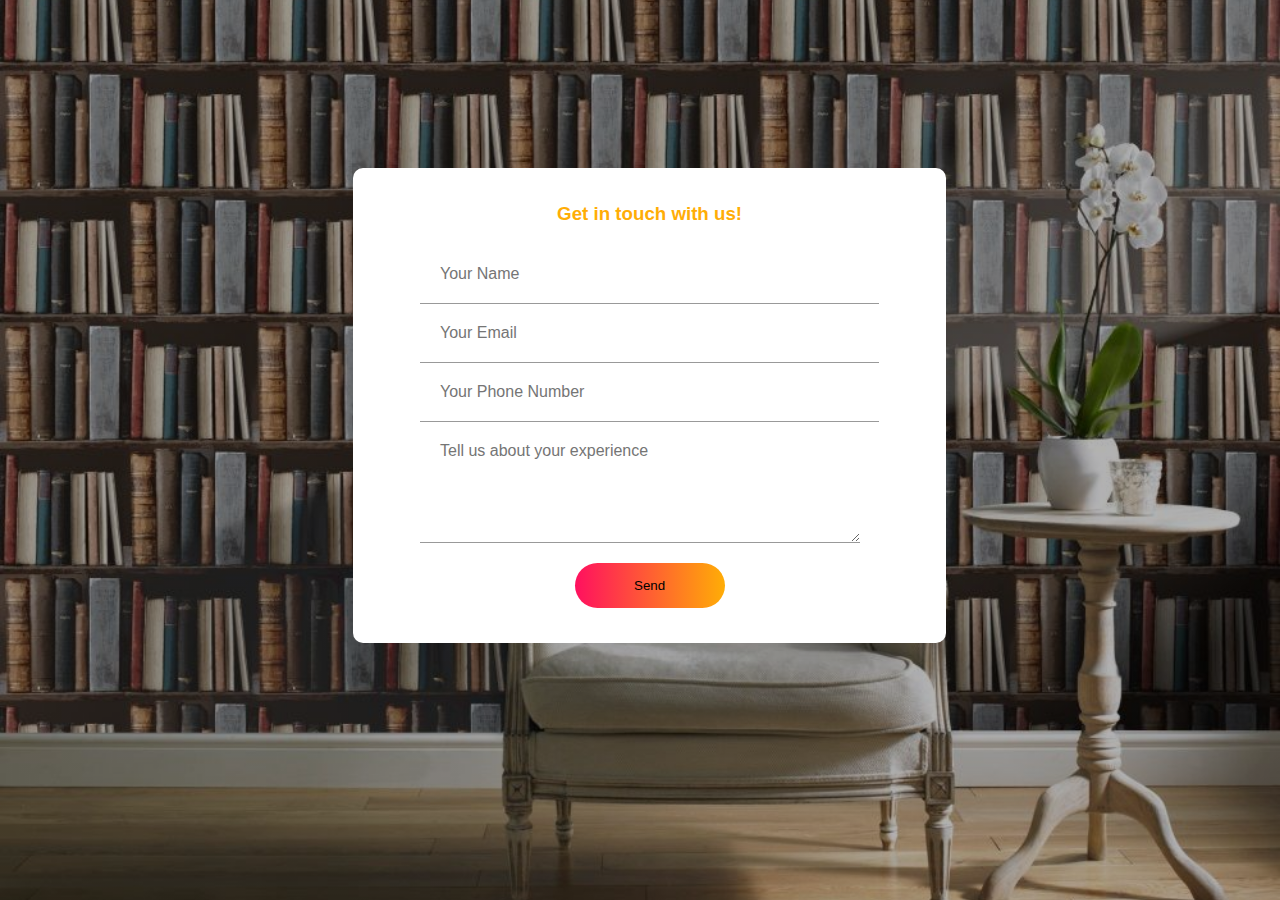
<file: contact.html>
<!DOCTYPE html>
<html>
  <head>
    <meta name="viewport" content="width=device-width, initial-scale=1.0" />
    <title>Contact Form</title>
    <link rel="stylesheet" href="styles.css" />
  </head>
  <body>
    <div class="one">
      <div class="container">
        <form action="https://formsubmit.co/barnns111@gmail.com" method="POST" >
          <div class="con-form">
          <h3>Get in touch with us!</h3>
          <input type="text" id="Name" placeholder="Your Name" required />
          <input type="email" id="Email" placeholder="Your Email" required />
          <input
            type="phone"
            id="Phone"
            placeholder="Your Phone Number"
            required
          />
          <textarea
            id="message"
            rows="4"
            placeholder="Tell us about your experience"
            required  
          ></textarea>
          <button type="submit">Send</button>
          </div>
        </form>
      </div>
    </div>
  </body>
</html>
</file>
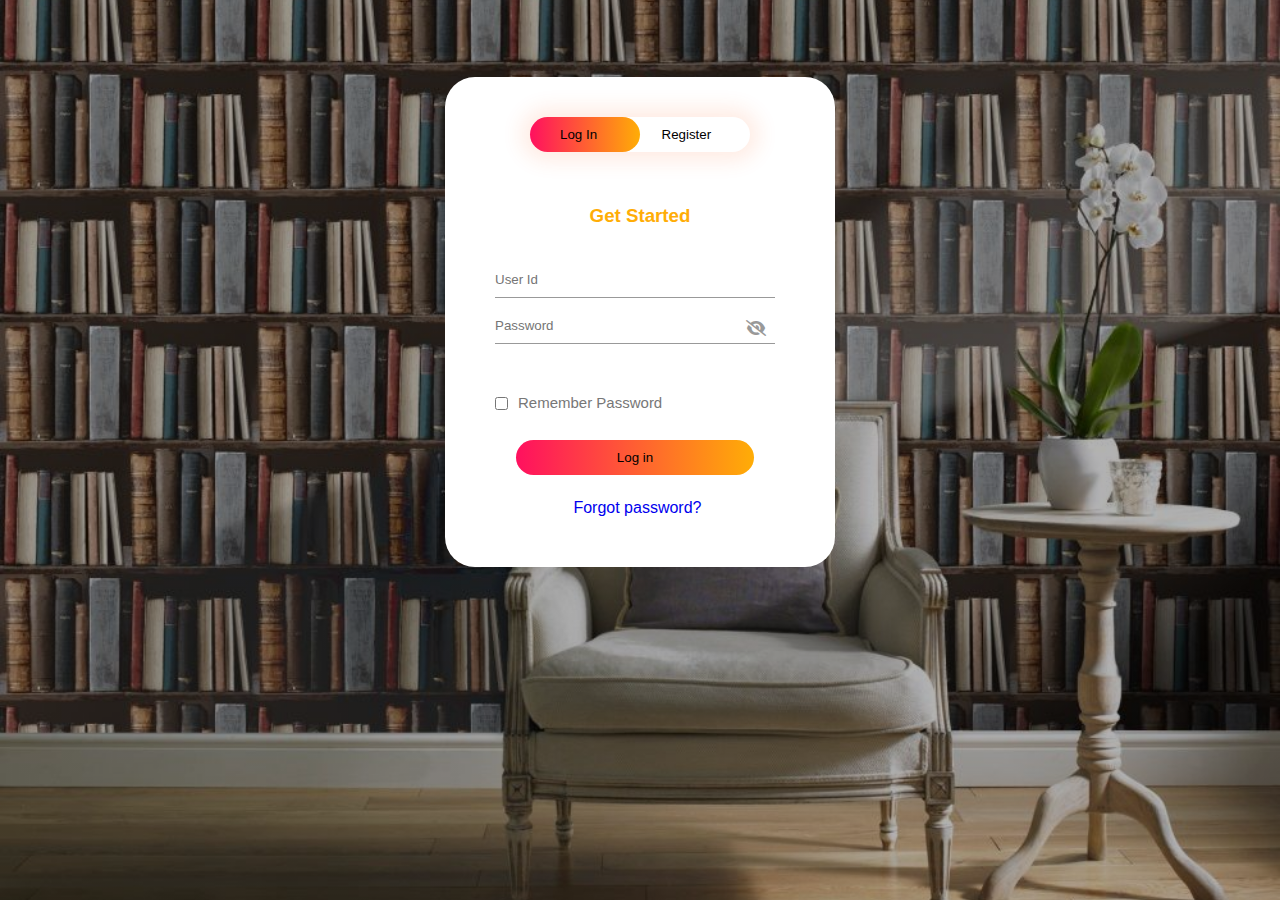
<file: login.html>
<!DOCTYPE html>
<html lang="en">
  <head>
    <meta charset="UTF-8" />
    <meta http-equiv="X-UA-Compatible" content="IE=edge" />
    <meta name="viewport" content="width=device-width, initial-scale=1.0" />
    <title>Welcome To Readssy</title>
    <link rel="stylesheet" href="./styles.css" />
    <link
      rel="stylesheet"
      href="https://cdnjs.cloudflare.com/ajax/libs/font-awesome/6.2.0/css/all.min.css"
    />
  </head>
  <body>
    <div class="one">
      <div class="form-box">
        <div class="button-box">
          <div id="btn"></div>
          <button type="button" class="toggle-btn" onclick="login()">
            Log In
          </button>
          <button type="button" class="toggle-btn" onclick="register()">
            Register
          </button>
        </div>
        <br />
        <h3 id="text">Get Started</h3>
        <form id="login" class="input-group">
          <input
            type="text"
            class="input-field"
            placeholder="User Id"
            required
          />
          <input
            type="password"
            class="input-field"
            placeholder="Password"
            id="pass-input"
            required
          />
          <div class="eye" onclick="myFunction()">
            <i id="hide1" class="fa-solid fa-eye"></i>
            <i id="hide2" class="fa-solid fa-eye-slash"></i>
          </div>

          <input type="checkbox" class="check-box" /><span
            ><p>Remember Password</p></span
          >
          <button type="submit" class="submit-btn">Log in</button>
          <div class="fog-pass"><a href="/">Forgot password?</a></div>
        </form>
        <form id="register" class="input-group">
          <input
            type="text"
            class="input-field"
            placeholder="User Id"
            required
          />
          <input
            type="email"
            class="input-field"
            placeholder="Email Id"
            required
          />
          <input
            type="password"
            class="input-field"
            placeholder="Password"
            id="pa-input"
            required
          />

          <div class="eye" onclick="myFunc()">
            <i id="hide" class="fa-solid fa-eye"></i>
            <i id="hidee" class="fa-solid fa-eye-slash"></i>
          </div>


          <input
            type="password"
            class="input-field"
            placeholder="Confirm Password"
            id="pas-input"
            required
          />
          <div class="eye" onclick="myFun()">
            <i id="hide3" class="fa-solid fa-eye"></i>
            <i id="hide4" class="fa-solid fa-eye-slash"></i>
          </div>
          <div class="reg-box">
            <input type="checkbox" class="check-box" required /><span
              >I agree to the terms & conditions</span
            >
            <button type="submit" class="submit-btn">Register</button>
          </div>
        </form>
      </div>
    </div>
    <script src="login.js"></script>
  </body>
</html>
</file>
<file: styles.css>
* {
  margin: 0;
  padding: 0;
  font-family: sans-serif;
  /* font-family: 'Courier New', Courier, monospace; */
  
}

body{
  overflow: hidden;
}

.one {
  height: 100%;
  width: 100%;
  background-image: linear-gradient(rgba(0, 0, 0, 0.3), rgba(0, 0, 0, 0.3)),
    url(./images/book.jpg);
  background-position: center;
  background-size: cover;
  position: absolute;
}

.header .header-1 {
  /* background:#141414; */
  padding: 2.5rem 9%;
  display: flex;
  align-items: center;
  position: absolute;
  justify-content: space-between;
}

.header .header-1 .logo {
  font-size: 2.5rem;
  font-weight: bolder;
  color: white;
}

.header .header-1 .logo i {
  color: white;
}

.header .header-1 .search-form {
  width: 50rem;
  height: 2.5rem;
  border: 0.5rem;
  overflow: hidden;
  /* background:#141414; */
  display: flex;
  align-items: center;
  border-radius: 0.5rem;
}

.header .header-1 .search-form input {
  font-size: 1.5rem;
  padding: 0 1.2rem;
  height: 100%;
  width: 100%;
  text-transform: none;
  color: var(--black);
}

.header .header-1 .search-form label {
  font-size: 1.5rem;
  padding-right: 0.5rem;
  color: white;
  cursor: pointer;
}

.header .header-1 .search-form label:hover {
  color: white;
}


.header .header-1 .icons div,
.header .header-1 .icons a {
  font-size: 1.5rem;
  margin-left: 2rem;
  color: white;
  cursor: pointer;
}

/* .icons .heart {
  position: absolute;
  top: 40%;
  left: 72rem;
} */

.icons #login-btn {
  position: absolute;
  top: 40%;
  left: 72rem;
}

.icons .con-icon{
  position: relative;
  left: 13.4rem;
  bottom: 30px;
}

.icons #login-btn:hover{
    background: linear-gradient(to right, #ff105f, #ffad06);
  -webkit-text-fill-color: transparent;
  -webkit-background-clip: text;
  transition: 0.3s ease-out;
}

.icons .con-icon .social__icon--link:hover{
    background: linear-gradient(to right, #ff105f, #ffad06);
  -webkit-text-fill-color: transparent;
  -webkit-background-clip: text;
  transition: 0.3s ease-out;
}


/* .header .header-1 .icons div:hover,
.header .header-1 .icons a:hover{
    color:grey; */

/* .header .header-2{
    background: #141414;
} */

/* .header .header-2 .navbar{
    text-align: center;
} */

/* .header .header-2 .navbar a{
    color:#fff;
    display: inline-block;
    padding:1.2rem;
    font-size: 1.7rem;
} */

/* .header .header-2 .navbar a:hover{
    background: grey;
} */

.header .header-2.active {
  position: fixed;
  top: 0;
  left: 0;
  right: 0;
  z-index: 1000;
}

/* .main{
    position: relative;
    top: 30%;
} */

.main__container {
  display: grid;
  grid-template-columns: 1fr 1fr;
  align-items: center;
  justify-self: center;
  margin: 0 auto;
  height: 70vh;
  /* background-color: #141414; */
  z-index: 1;
  max-width: max-content;
  padding: 0 50px;
}

.main__content h1 {
  font-size: 3rem;
  background-color: rgb(251, 208, 128);
  background-size: 100%;
  -webkit-background-clip: text;
  -moz-background-clip: text;
  -webkit-text-fill-color: transparent;
  -moz-text-fill-color: transparent;
}

.main__content h2 {
  font-size: 2.5rem;
  background-color: rgb(251, 208, 128);
  -webkit-background-clip: text;
  -moz-background-clip: text;
  -webkit-text-fill-color: transparent;
  -moz-text-fill-color: transparent;
}

.main__content p {
  margin-top: 1rem;
  font-family: cursive;
  font-size: 2rem;
  font-weight: 700;
  color: white;
}

.main__content button {
  border-radius: 30px;
  width: 150px;
  height: 40px;
  background: linear-gradient(to right, #ff105f, #ffad06);
  border: transparent;
  position: relative;
  top: 20px;
  /* left: 50px; */
}

.main__content a button{
  text-decoration: none;
  cursor: pointer;
  outline: none;
  color:black;
  font-size: 20px;
}

/* .main__btn:hover {
  background: grey;
  transition: all 0.3s ease;
} */


.main__img--container {
  text-align: center;
}
#main__img {
  height: 80%;
  width: 80%;
}

/*Mobile-Responsie*/
@media screen and (max-width: 768px) {
  .main__container {
    display: grid;
    grid-template-columns: auto;
    align-items: center;
    justify-self: center;
    width: 100%;
    margin: 0 auto;
    height: 90vh;
  }

  .main__content {
    text-align: center;
    margin-bottom: 4rem;
  }
  .main__content h1 {
    font-size: 2.5rem;
    margin-top: 2rem;
  }
  .main__content h2 {
    font-size: 3rem;
  }
  .main__content p {
    margin-top: 1rem;
    font-size: 1.5rem;
  }
}
/* .main__container {
.main__content h1 {
    font-size: 2rem;
    margin-top: 3rem;
  }
  .main__content h2 {
    font-size: 2rem;
  }
  .main__content p {
    margin-top: 2rem;
    font-size: 1.5rem;
  }
} */

/*Footer*/
.footer__container {
  /* background-color:#141414; */
  padding: 2.2rem 0;
  display: flex;
  flex-direction: column;
  justify-content: center;
  align-items: center;
}
.footer__link {
  width: 100%;
  max-width: 1000px;
  display: flex;
  justify-content: center;
}
.footer__link--wrapper {
  display: flex;
}
.footer__link--items {
  position: relative;
  top: 40px;
  display: flex;
  flex-direction: column;
  align-items: flex-start;
  margin: 16px;
  text-align: left;
  width: 160px;
  box-sizing: border-box;
}

.footer__link--items h2 {
  margin-bottom: 16px;
}
.footer__link--items > h2 {
  color: white;
}
.footer__link--items a {
  color: white;
  margin-bottom: 0.5rem;
  text-decoration: none;
}

.footer__link--items a:hover {
  /* color: rgb(251, 208, 128); */
  background: linear-gradient(to right, #ff105f, #ffad06);
  -webkit-text-fill-color: transparent;
  -webkit-background-clip: text;
  transition: 0.3s ease-out;
}

.footer__link--items .IG a {
  position: relative;
  top: 1rem;
}

.social__icon--link {
  color: white;
  font-size: 24px;
}
.social__media {
  position: relative;
  top: 20px;
  max-width: 1000px;
  width: 100%;
}
.social__media--wrap {
  display: flex;
  justify-content: space-between;
  align-items: center;
  width: 90%;
  max-width: 1000px;
  margin: 40px auto 0 auto;
}
.social__icons {
  display: flex;
  justify-content: space-evenly;
  align-items: center;
  width: 240px;
}

.social__icons a:hover {
  background: linear-gradient(to right, #ff105f, #ffad06);
  -webkit-text-fill-color: transparent;
  -webkit-background-clip: text;
  transition: 0.3s ease-out;
}

.social__icon--link {
  position: relative;
  top: 1.9rem;
  right: 10rem;
}

.social__icon--link #IG_icon {
  position: relative;
  top: 2.4rem;
  right: 5.4rem;
}

.social__icon--link #IG_icon:hover {
  background: linear-gradient(to right, #ff105f, #ffad06);
  -webkit-text-fill-color: transparent;
  -webkit-background-clip: text;
  transition: 0.3s ease-out;
}

/* .social__logo{
    color:white;
    justify-self: flex-start;
    margin-left: 40px;
    cursor: pointer;
    font-size: 2rem;
    display:list-item;
    align-items:flex-end;
    margin-bottom: 16px;
    text-decoration: none;
} */



/*Sign Up*/

.form-box {
  width: 380px;
  height: 480px;
  position: relative;
  margin: 6% auto;
  background: #fff;
  padding: 5px;
  border-radius: 30px;
  overflow: hidden;
}

.button-box {
  width: 220px;
  margin: 35px auto;
  position: relative;
  box-shadow: 0 0 20px 9px #ff61241f;
  border-radius: 30px;
}

.toggle-btn {
  padding: 10px 30px;
  cursor: pointer;
  background: transparent;
  border: 0;
  outline: none;
  position: relative;
}

#btn {
  top: 0;
  left: 0;
  position: absolute;
  width: 110px;
  height: 100%;
  background: linear-gradient(to right, #ff105f, #ffad06);
  border-radius: 30px;
  transition: 0.5s;
}

#text {
  text-align: center;
  color:#ffad06;
}

.input-group {
  /* padding: 0px 40px; */
  top: 180px;
  position: absolute;
  width: 280px;
  transition: 0.5s;
}

.input-field {
  width: 100%;
  padding: 10px 0;
  margin: 5px 0;
  border-left: 0;
  border-top: 0;
  border-right: 0;
  border-bottom: 1px solid #999;
  outline: none;
  background: transparent;
}

#pas-input{
  position: relative;
  bottom: 16px;
}

.eye{
  position: relative;
  color: #999;
  left: 90%;
  bottom: 1.8rem;
}

.eye #hide2{
  position: relative;
  right: 1px;
}

.eye #hidee{
  position: relative;
  right: 1px;
}

.eye #hide3{
  position: relative;
  bottom: 16px;
}
.eye #hide4{
  position: relative;
  bottom: 16px;
  right: 1px;
}

#hide1{
  display: none;
}

#hide{
  display: none;
}

#hide3{
  display: none;
}

.submit-btn {
  width: 85%;
  padding: 10px 30px;
  cursor: pointer;
  display: block;
  margin: auto;
  background: linear-gradient(to right, #ff105f, #ffad06);
  border: 0;
  outline: none;
  border-radius: 30px;
}

.check-box {
  margin: 30px 10px 30px 0;
}

.fog-pass a{
  text-decoration: none;
  position: relative;
  top: 1.5rem;
  left: 28%;
}

span {
  color: #777;
  font-size: 15px;
  bottom: 64px;
  position: absolute;
}

span p{
  position: relative;
  bottom: 18px;
}

.reg-box{
  position: relative;
  bottom: 40px;
}


#login {
  left: 50px;
}

#register {
  left: 450px;
}


/* End of login and register */






/* CONTACT */



.container{
    /* width: 100%; */
    height: 90vh;
    /* background-color: #141414; */
    display: flex;
    align-items:center;
    justify-content: center;
}

form .con-form{
    /* background-color: #141414; */
    display: flex;
    flex-direction: column;
    padding: 2rem 4rem;
    width: 80%;
    max-width: 600px;
    border-radius:10px ;
    background-color:white;
    border-color:transparent;
    border-style: groove;
    outline: none;
}
form .con-form h3{
    color:#ffad06;
    align-self:center;
    font-weight: 800;
    margin-bottom: 20px;
}
form .con-form input,form textarea{
    border: 0;
    margin: 10px,0;
    padding:20px ;
    /* background-color: #fff; */
    color: #141414;
    /* border-color: #141414; */
    font-size: 16px;
}
form .con-form button{
    padding: 15px;
    background: linear-gradient(to right, #ff105f, #ffad06);
    border: 0;
    outline: none;
    border-radius: 30px;
    border: 0;
    cursor: pointer;
    width: 150px;
    margin: 20px auto 0;
}

form .con-form textarea{
    min-width: 25rem;
    max-width: 25rem;
    min-height: 5rem;
    max-height: 5rem;
    border-bottom: 1px solid #999;
    border-left: 0;
    border-top: 0;
    border-right: 0;
    outline: none;
} 

form .con-form input{
  border-bottom: 1px solid #999;
  border-left: 0;
  border-top: 0;
  border-right: 0;
  outline: none;
}
</file>
